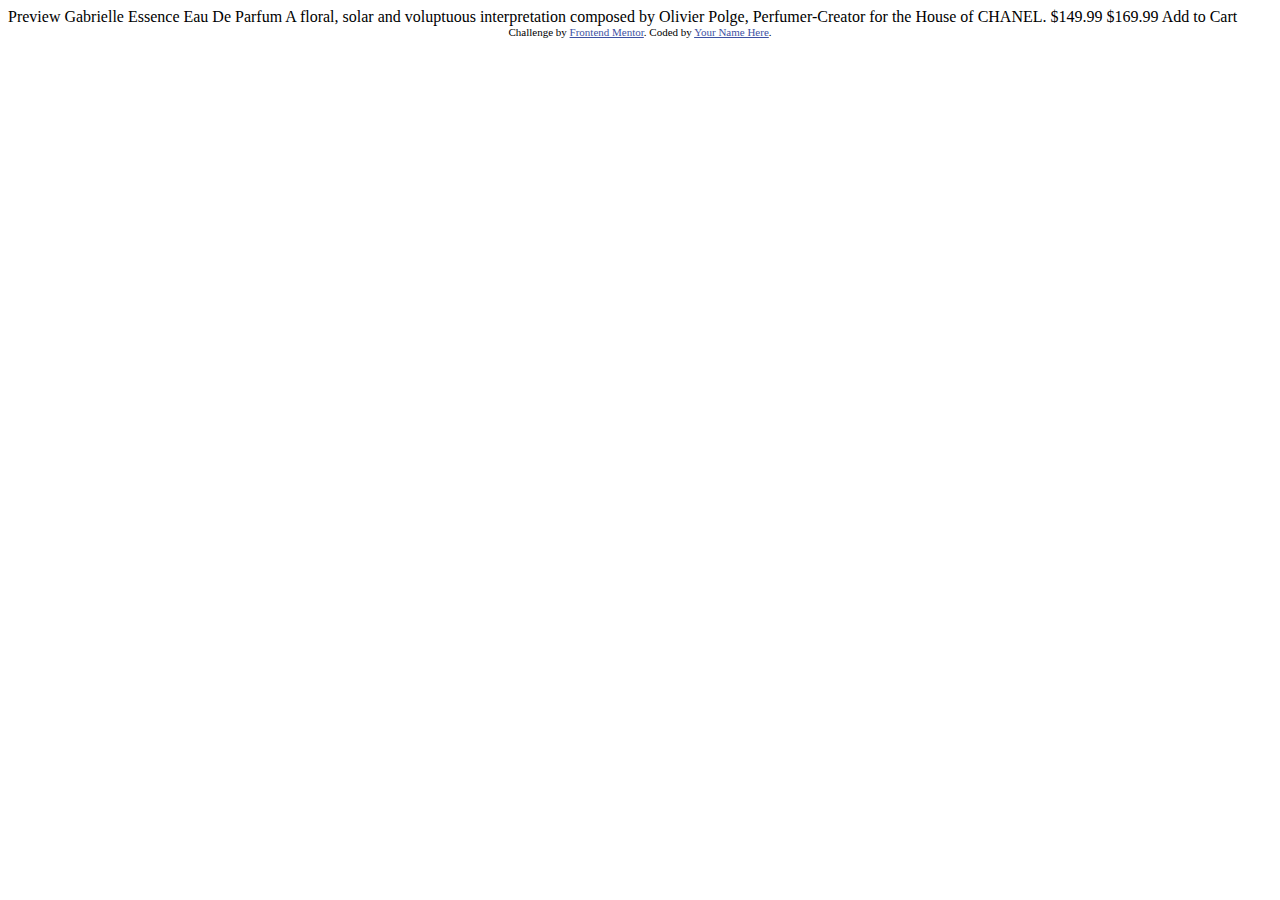
<file: Challenges/product-preview-card-component-main/index.html>
<!DOCTYPE html>
<html lang="en">
<head>
  <meta charset="UTF-8">
  <meta name="viewport" content="width=device-width, initial-scale=1.0"> <!-- displays site properly based on user's device -->

  <link rel="icon" type="image/png" sizes="32x32" href="./images/favicon-32x32.png">
  
  <title>Frontend Mentor | Product preview card component</title>

  <!-- Feel free to remove these styles or customise in your own stylesheet 👍 -->
  <style>
    .attribution { font-size: 11px; text-align: center; }
    .attribution a { color: hsl(228, 45%, 44%); }
  </style>
</head>
<body>

  Preview

  Gabrielle Essence Eau De Parfum

  A floral, solar and voluptuous interpretation composed by Olivier Polge, 
  Perfumer-Creator for the House of CHANEL.

  $149.99
  $169.99

  Add to Cart
  
  <div class="attribution">
    Challenge by <a href="https://www.frontendmentor.io?ref=challenge" target="_blank">Frontend Mentor</a>. 
    Coded by <a href="#">Your Name Here</a>.
  </div>
</body>
</html>
</file>
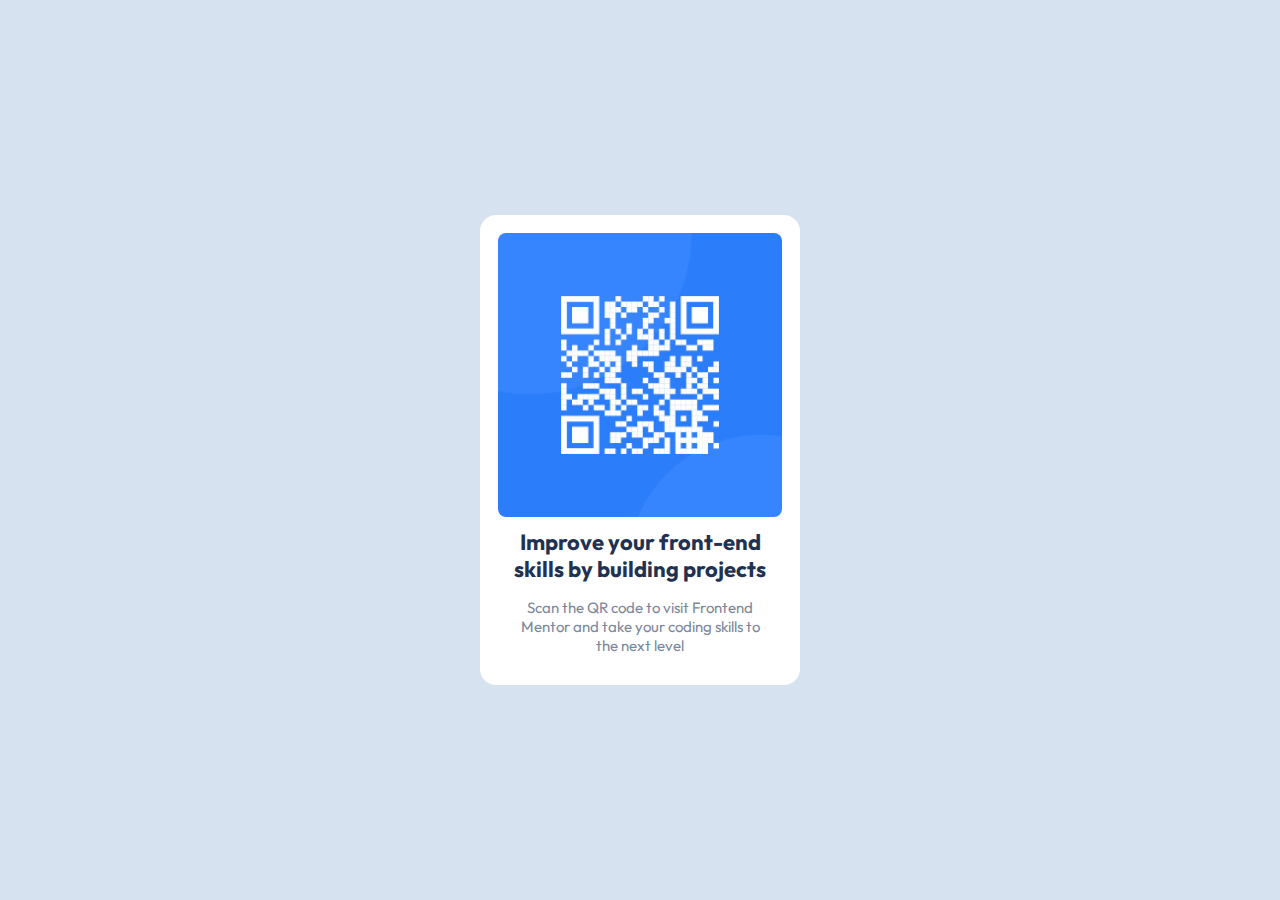
<file: Solutions/02/index.html>
<!DOCTYPE html>
<html lang="en">
  <head>
    <meta charset="UTF-8" />
    <meta http-equiv="X-UA-Compatible" content="IE=edge" />
    <meta name="viewport" content="width=device-width, initial-scale=1.0" />

    <!-- Google Fonts -->
    <link rel="preconnect" href="https://fonts.googleapis.com" />
    <link rel="preconnect" href="https://fonts.gstatic.com" crossorigin />
    <link
      href="https://fonts.googleapis.com/css2?family=Outfit:wght@400;700&display=swap"
      rel="stylesheet"
    />

    <!-- Styles Code -->
    <link rel="stylesheet" href="styles.css" />

    <title>Challenge- #02</title>
  </head>
  <body>
    <main class="card-body">
      <div class="card">
        <picture class="qr-code">
          <img
            class="img"
            src="images/image-qr-code.png"
            alt="QR code to frontendmentor.io"
          />
        </picture>
        <div class="body-copy">
          <h1 class="sr-only">QR Card Component</h1>
          <h2 class="card-title">
            Improve your front-end skills by building projects
          </h2>

          <p class="description">
            Scan the QR code to visit Frontend Mentor and take your coding
            skills to the next level
          </p>
        </div>
      </div>
    </main>
  </body>
</html>
</file>
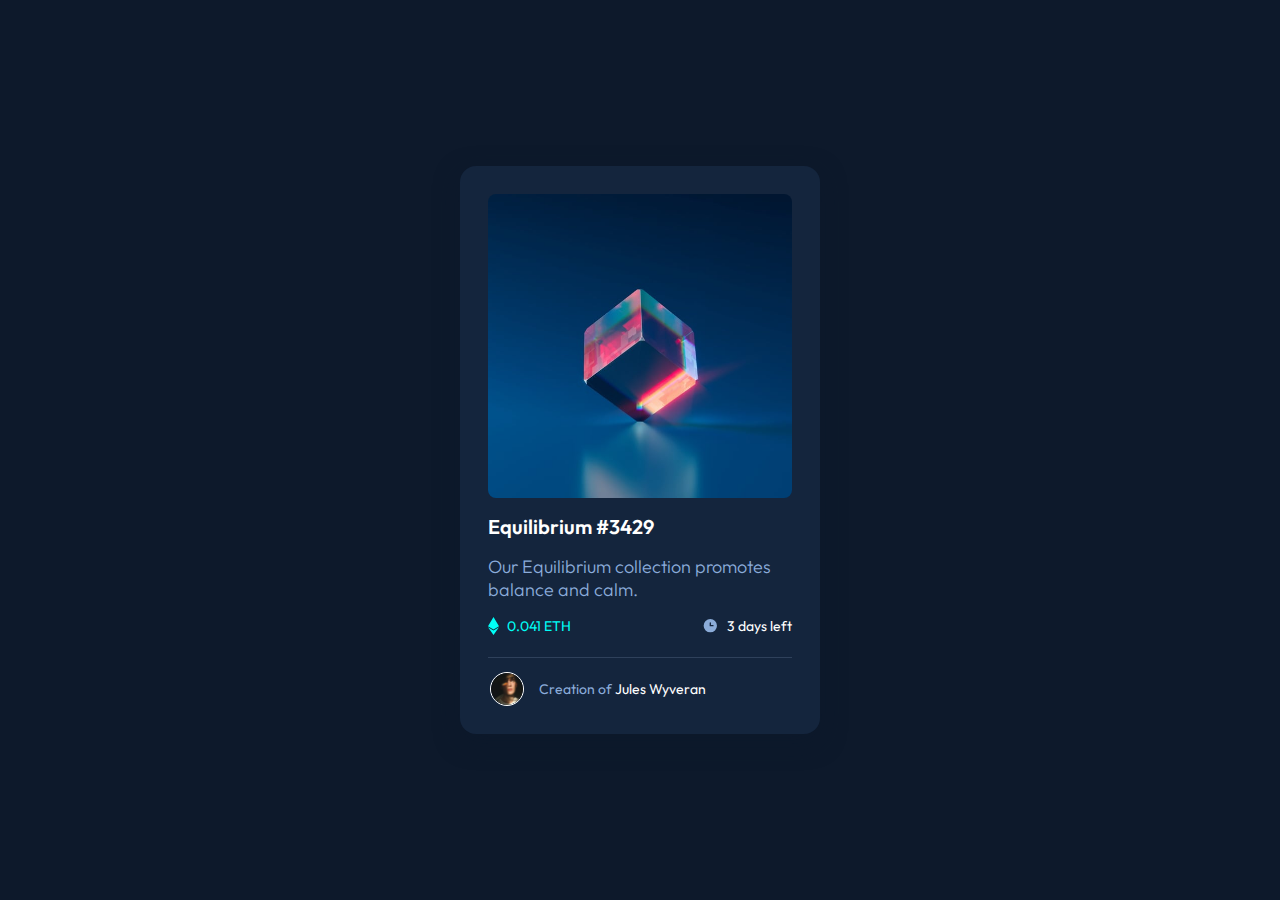
<file: Solutions/03/index.html>
<!DOCTYPE html>
<html lang="en">
  <head>
    <meta charset="UTF-8" />
    <meta http-equiv="X-UA-Compatible" content="IE=edge" />
    <meta name="viewport" content="width=device-width, initial-scale=1.0" />
    <link rel="preconnect" href="https://fonts.googleapis.com" />
    <link rel="preconnect" href="https://fonts.gstatic.com" crossorigin />
    <!-- Google Fonts -->
    <link
      href="https://fonts.googleapis.com/css2?family=Outfit:wght@300;400;600&display=swap"
      rel="stylesheet"
    />
    <!-- END -->

    <!-- Stylesheet -->
    <link rel="stylesheet" href="styles.css" />
    <!-- END -->

    <title>NFT Card Componenet</title>
  </head>
  <body>
    <main>
      <section class="card">
        <div class="card-img">
          <img
            src="images/image-equilibrium.jpg"
            alt="nft product image - a fantasy & abstract cube"
          />
        </div>

        <div class="card-body">
          <h1 class="sr-only">NFT CARD COMPONENTS</h1>
          <h2 class="card-title">Equilibrium #3429</h2>
          <p class="card-description">
            Our Equilibrium collection promotes balance and calm.
          </p>

          <div class="card-stats flex-group">
            <div class="eth-data flex-icon">
              <object data="images/icon-ethereum.svg"></object>
              <a href="#" class="eth">0.041 ETH</a>
            </div>

            <div class="duration-data flex-icon">
              <object data="images/icon-clock.svg"></object>
              <a class="duration">3 days left</a>
            </div>
          </div>

          <div class="user-data">
            <picture>
              <img
                src="images/image-avatar.png"
                alt=""
                class="user-avatar mt-14"
              />
            </picture>
            <p class="user-info mt-14">
              Creation of <a href="#">Jules Wyveran</a>
            </p>
          </div>
        </div>
      </section>
    </main>
  </body>
</html>
</file>
<file: Solutions/02/styles.css>
/*
  Use a more-intuitive box-sizing model.
*/
*,
*::before,
*::after {
    box-sizing: border-box;
}

/*
  Remove default margin
*/
* {
    margin: 0;
    padding: 0;
}

/*
  Allow percentage-based heights in the application
*/
html,
body {
    height: 100%;
}



/*
Improve media defaults
*/
img,
picture,
video,
canvas,
svg {
    display: block;
    max-width: 100%;
}



/*
 Avoid text overflows
*/
p,
h1,
h2,
h3,
h4,
h5,
h6 {
    overflow-wrap: break-word;
}


/* screen-read */
.sr-only:not(:focus):not(:active) {
  clip: rect(0 0 0 0);
  clip-path: inset(50%);
  height: 1px;
  overflow: hidden;
  position: absolute;
  white-space: nowrap;
  width: 1px;
}

/* Start */
:root{
  --background-color: hsl(212, 45%, 89%);
  ---text-color: hsl(220, 15%, 55%);
  --heading-color: hsl(218, 44%, 22%);

  --card-tittle: calc(22rem / 16);
  --card-description: calc(15rem / 16);
}

body{
  background: var(--background-color);
  display: grid;
  place-content: center;

  font-family: "Outfit";
  text-align: center;
  color: var(---text-color);
}


.card{
  background: hsl(0, 0%, 100%);
  padding: 18px;
  border-radius: 16px;
  max-width: 320px;

 
}

.img{
  border-radius: 8px;
  margin-bottom: 0rem;
}

.body-copy{
  padding: 12px;
}

.card-title{
 color: var(--heading-color);
  font-size: var(--card-tittle);
  font-weight: 700;
  line-height: 1.2;
  margin-bottom: 16px;
}

.description{
  font-size: var(--card-description);
  font-weight: 400;
}
</file>
<file: Solutions/03/styles.css>
/*
  Use a more-intuitive box-sizing model.
*/
*,
*::before,
*::after {
    box-sizing: border-box;
}


:root {
  --background-color: hsl(217, 54%, 11%);
  ---white-color: hsl(0, 0%, 100%);
  --cyan-color: hsl(178, 100%, 50%);
  --text-blue: hsl(215, 51%, 70%);
  --line-color: hsl(215, 32%, 27%);
  --card-color: hsl(216, 50%, 16%);

  --card-tittle: calc(20rem / 16);
  --card-description: calc(18rem / 16);
  --card-info: calc(14rem / 16);
}



/*
  Remove default margin
*/
* {
    margin: 0;
    padding: 0;
}

/*
  Allow percentage-based heights in the application
*/
html,
body {
    height: 100%;
}



/*
Improve media defaults
*/
img,
picture,
video,
canvas,
svg {
    display: block;
    max-width: 100%;
}



/*
 Avoid text overflows
*/
p,
h1,
h2,
h3,
h4,
h5,
h6 {
    overflow-wrap: break-word;
}

/* link reset */
a{
  text-decoration: none;
  color: var(---white-color);
}

/* Utility Class */
.flex-group {
  display: flex;
  justify-content: space-between;
  align-items: center;
}

.flex-icon {
  display: flex;
  align-items: center;
  justify-content: center;
  gap: 8px;
}

.mt-14{
   margin-top: 14px;
}

/* screen-read */
.sr-only:not(:focus):not(:active) {
    clip: rect(0 0 0 0);
    clip-path: inset(50%);
    height: 1px;
    overflow: hidden;
    position: absolute;
    white-space: nowrap;
    width: 1px;
}

/* Start */


body {
  font-family: "Outfit";
  background: var(--background-color);
  color: var(--text-blue);

  display: grid;
  place-content: center;
}

main{
  max-width: 360px;
  padding: 28px;
  background-color: var(--card-color);
  border-radius: 16px;
}


main {
  box-shadow: 0px 8px 24px 0 hsla(216, 52%, 11%, 0.73);
}

.card-img{
  margin-bottom: 16px;
  border-radius: 8px;
  position: relative;
  overflow: hidden;
  cursor: pointer;
}

.card-img::after{
  opacity: 0;
  content: '';
  width: 100%;
  height: 100%;
  background-color: hsl(178, 100%, 50%, 50%);
  background-image: url('images/icon-view.svg');
  background-repeat: no-repeat;
  background-position: center;

  position: absolute;
  top: 0;
  left: 0;

  transition: opacity 0.4s ease-in-out;

}

.card-img:hover::after{
  opacity: 1;
}

.card-body{
  display: flex;
  flex-direction: column;
  gap: 16px;

}

.card-title{
  font-size: var(--card-tittle);
  color: var(---white-color);
  font-weight: 600;
}


.card-title:hover{
  color: var(--cyan-color);
}

.card-description{
  font-size: var(--card-description);
  font-weight: 300;
}

.eth{
  color: var(--cyan-color);
}

.card-stats{
  margin-bottom: 6px;
  font-size: var(--card-info);
}

.user-data{
  border-top: 0.5px solid var(--line-color);
  display: flex;
  align-items: center;
  justify-content: center;
}

.user-avatar{
  width: 26%;
  border: 1px solid var(---white-color);
  border-radius: 50%;
}

.user-info{
  font-size: var(--card-info);
  transform: translateX(-85px);
}

.user-info a:hover {
  color: var(--cyan-color);
}
</file>
